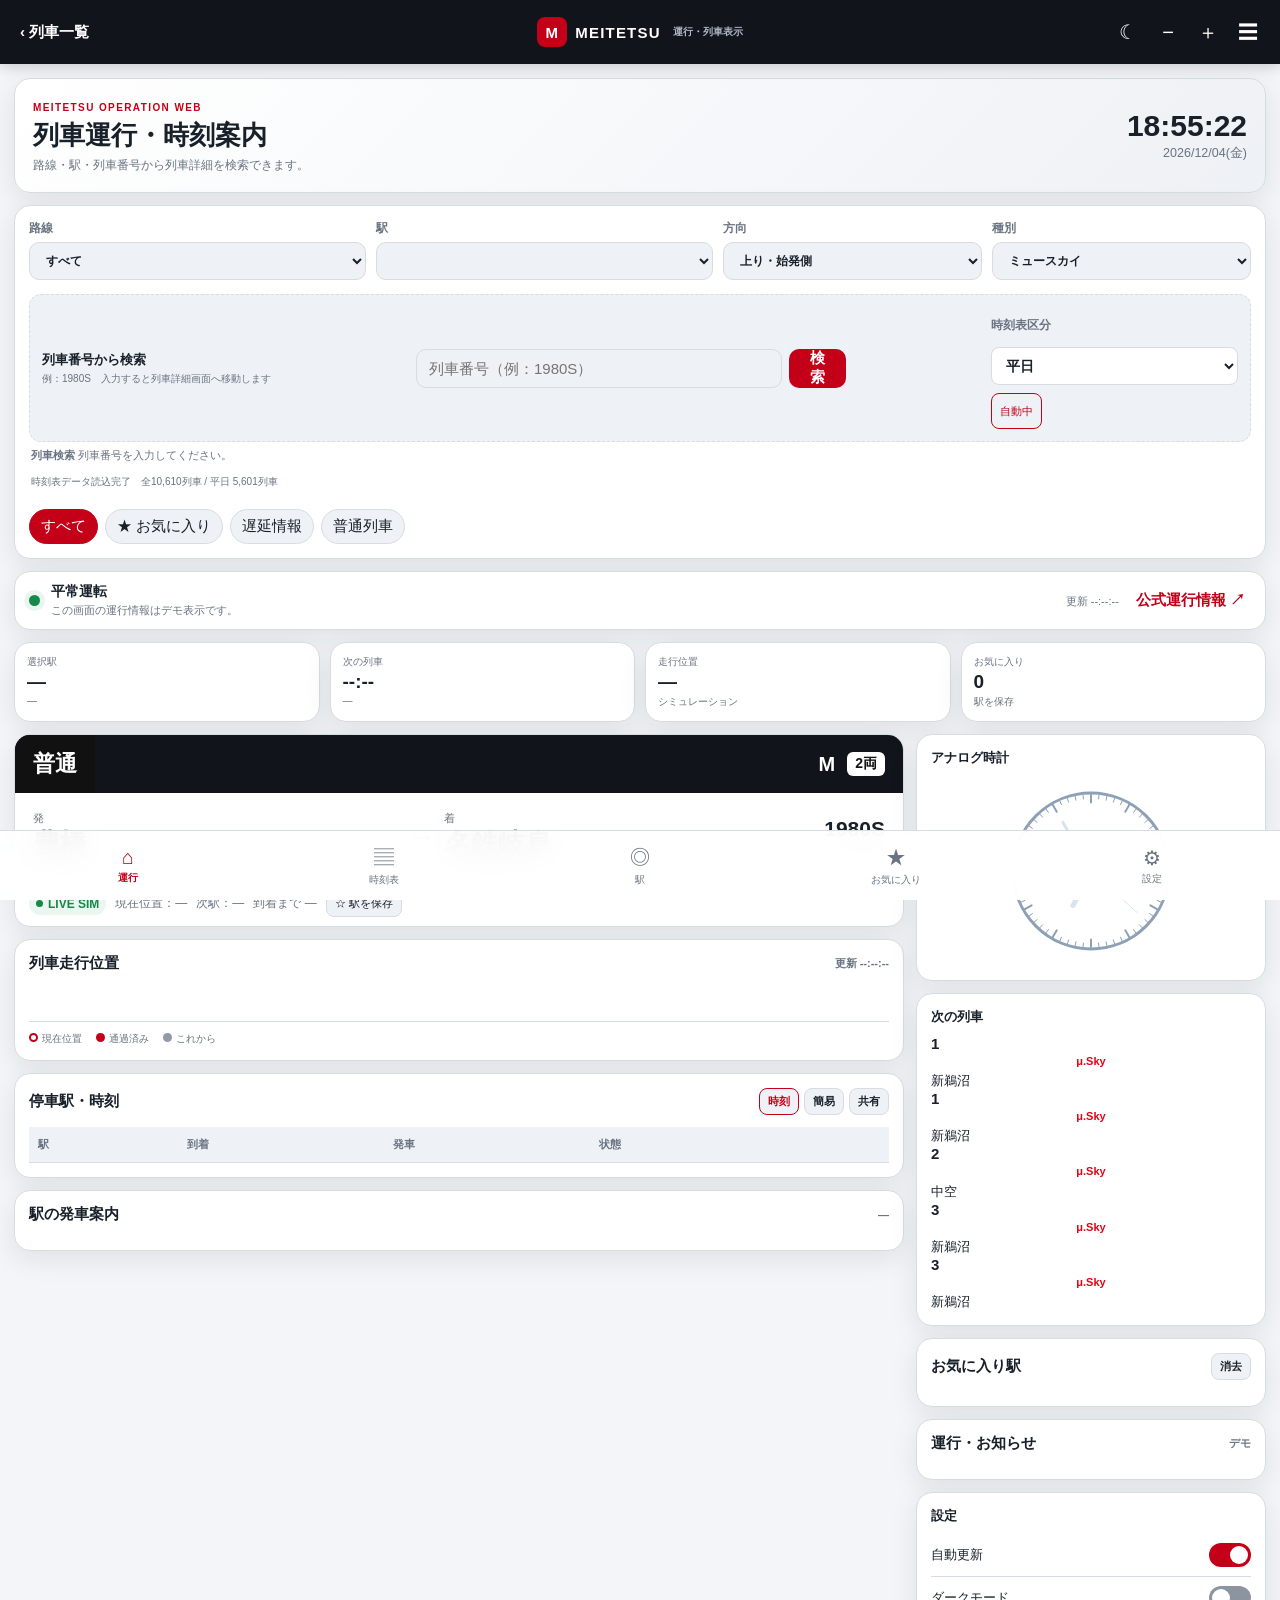
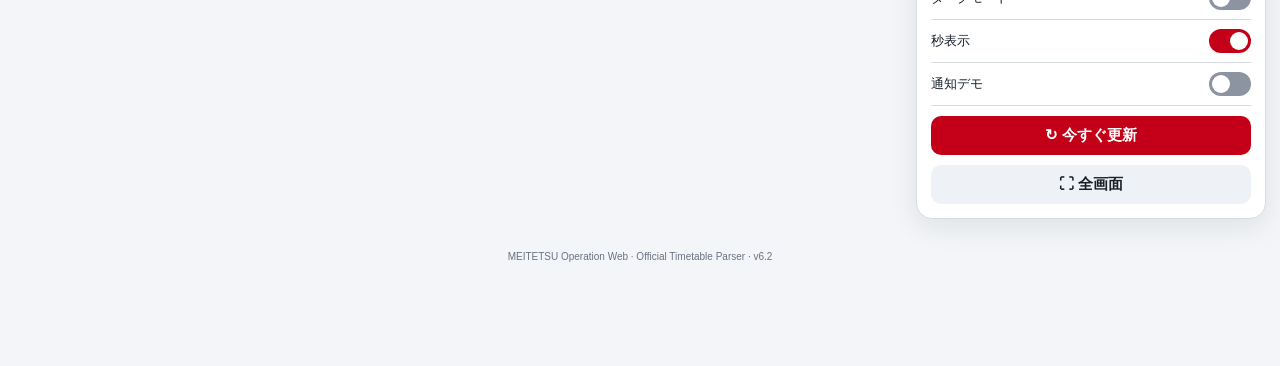
<file: index.html>
<!doctype html>
<html lang="ja">
<head>
<meta charset="utf-8"><meta name="viewport" content="width=device-width,initial-scale=1,viewport-fit=cover">
<meta name="theme-color" content="#ffffff"><meta name="description" content="名鉄風の運行・列車・時刻表Webアプリ">
<meta name="mobile-web-app-capable" content="yes"><meta name="apple-mobile-web-app-capable" content="yes"><meta name="apple-mobile-web-app-status-bar-style" content="default"><meta name="apple-mobile-web-app-title" content="名鉄運行Web">
<link rel="apple-touch-icon" href="icon-180.png">
<link rel="manifest" href="manifest.webmanifest"><link rel="stylesheet" href="style.css?v=31">
<title>v30 時刻表修正版 - MEITETSU Operation Web</title>
</head>
<body>
<div id="toast" class="toast" aria-live="polite"></div>
<header class="topbar">
<button class="top-btn" id="backBtn">‹ 列車一覧</button>
<div class="brand"><span class="brand-mark">M</span><span>MEITETSU</span><small>運行・列車表示</small></div>
<div class="top-actions"><button class="icon-btn" id="themeBtn" title="テーマ">☾</button><button class="icon-btn" id="zoomOut">−</button><button class="icon-btn" id="zoomIn">＋</button><button class="icon-btn" id="menuBtn">☰</button></div>
</header>
<main class="app-shell" id="listView">
<section class="hero-card"><div class="hero-left"><span class="eyebrow">MEITETSU OPERATION WEB</span><h1>列車運行・時刻案内</h1><p id="heroSub">路線・駅・列車番号から列車詳細を検索できます。</p></div><div class="hero-clock"><span id="digital">00:00:00</span><small id="dateText">----</small></div></section>
<section class="control-card">
<div class="control-grid"><label>路線<select id="lineSelect"></select></label><label>駅<select id="stationSelect"></select></label><label>方向<select id="directionSelect"><option value="up">上り・始発側</option><option value="down">下り・終着側</option></select></label><label>種別<select id="typeSelect"><option>ミュースカイ</option><option>快速特急</option><option>特急</option><option>快速急行</option><option>急行</option><option>準急</option><option>普通</option></select></label></div>
<div class="train-search"><div><strong>列車番号から検索</strong><small>例：1980S　入力すると列車詳細画面へ移動します</small></div><div class="train-search-box"><input id="trainNumberInput" autocomplete="off" placeholder="列車番号（例：1980S）"><button id="trainSearchBtn">検索</button></div><div class="service-day-box"><label for="dayTypeSelect">時刻表区分</label><select id="dayTypeSelect"><option value="weekday">平日</option><option value="holiday">土休日</option></select><button type="button" id="dayTypeAutoBtn" class="mini-btn">自動</button></div></div>
<div id="trainSearchResult" class="train-search-result"></div><div id="dataStatus" class="data-status">時刻表データを確認中…（画面はすぐ使用できます）</div>
<div class="quick-row" id="quickLines"></div>
<div class="filter-row"><button class="filter active" data-filter="all">すべて</button><button class="filter" data-filter="favorite">★ お気に入り</button><button class="filter" data-filter="delay">遅延情報</button><button class="filter" data-filter="local">普通列車</button></div>
</section>
<section class="status-banner" id="operationBanner"><div class="status-dot ok"></div><div><strong id="bannerTitle">平常運転</strong><span id="bannerText">この画面の運行情報はデモ表示です。</span></div><div class="updated" id="lastUpdated">更新 --:--:--</div><button id="officialBtn">公式運行情報 ↗</button></section>
<section class="metrics"><div class="metric"><span>選択駅</span><strong id="metricStation">—</strong><small id="metricLine">—</small></div><div class="metric"><span>次の列車</span><strong id="metricNext">--:--</strong><small id="metricCountdown">—</small></div><div class="metric"><span>走行位置</span><strong id="metricPosition">—</strong><small>シミュレーション</small></div><div class="metric"><span>お気に入り</span><strong id="metricFav">0</strong><small>駅を保存</small></div></section>
<div class="dashboard"><section class="main-panel">
<section class="train-card"><div class="train-head"><div class="type" id="trainType">普通</div><div class="train-service"><b id="serviceCode">M</b><span id="cars">2両</span></div></div><div class="route-row"><div class="route-end"><small>発</small><strong id="origin">豊橋</strong></div><div class="route-arrow">→</div><div class="route-end"><small>着</small><strong id="destination">名鉄岐阜</strong></div><div class="train-number"><strong id="trainNo">1980S</strong><small>列車番号</small></div></div><div class="live-row"><span class="live-pill"><i></i> LIVE SIM</span><span id="currentLocation">現在位置：—</span><span id="nextStop">次駅：—</span><span id="eta">到着まで —</span><button class="mini-btn" id="favoriteStation">☆ 駅を保存</button></div></section>
<section class="position-card"><div class="section-title"><span>列車走行位置</span><small id="positionUpdated">更新 --:--:--</small></div><div class="route-map" id="routeMap"></div><div class="map-legend"><span><i class="lg-current"></i>現在位置</span><span><i class="lg-passed"></i>通過済み</span><span><i class="lg-next"></i>これから</span></div></section>
<section class="schedule-card" id="scheduleSection"><div class="section-title"><span>停車駅・時刻</span><div class="section-actions"><button class="mini-btn active" data-view="schedule">時刻</button><button class="mini-btn" data-view="compact">簡易</button><button class="mini-btn" id="shareBtn">共有</button></div></div><div class="table-wrap"><table id="scheduleTable"><thead><tr><th>駅</th><th>到着</th><th>発車</th><th>状態</th><th></th></tr></thead><tbody></tbody></table></div></section>
<section class="timetable-card" id="timetableSection"><div class="section-title"><span>駅の発車案内</span><small id="timetableTitle">—</small></div><div id="timetableList" class="timetable-list"></div></section>
</section><aside class="side-panel"><section class="clock-card"><div class="side-title">アナログ時計</div><div class="clock-wrap"><canvas id="analog" width="190" height="190"></canvas></div></section><section class="next-card"><div class="side-title">次の列車</div><div id="nextTrains"></div></section><section class="favorites-card"><div class="section-title"><span>お気に入り駅</span><button class="mini-btn" id="clearFavorites">消去</button></div><div id="favoritesList"></div></section><section class="news-card"><div class="section-title"><span>運行・お知らせ</span><small>デモ</small></div><div id="newsList" class="news-list"></div></section><section class="settings-card" id="settingsPanel"><div class="side-title">設定</div><label class="switch-row"><span>自動更新</span><input type="checkbox" id="autoRefresh" checked><i></i></label><label class="switch-row"><span>ダークモード</span><input type="checkbox" id="darkToggle"><i></i></label><label class="switch-row"><span>秒表示</span><input type="checkbox" id="secondsToggle" checked><i></i></label><label class="switch-row"><span>通知デモ</span><input type="checkbox" id="notifyToggle"><i></i></label><button class="wide-btn" id="refreshBtn">↻ 今すぐ更新</button><button class="wide-btn secondary" id="fullscreenBtn">⛶ 全画面</button><button class="wide-btn secondary" id="installBtn" hidden>＋ ホーム画面に追加</button></section></aside></div></main>

<section id="detailView" class="detail-view" hidden>
<div class="detail-top"><button id="detailBack">‹ 列車一覧</button><div class="detail-title"><strong id="detailCrewName">名古屋乗務区</strong><small id="detailDate">--:--　----</small></div><div class="detail-tools"><button id="detailTheme">☼</button><button id="detailZoomOut">−</button><button id="detailZoomIn">＋</button><button id="detailMenu">⋮</button><button id="stopSimOpen">停車</button></div></div>
<div class="detail-head"><div class="detail-type" id="detailType">普通</div><div class="detail-cars" aria-label="両数"><input id="detailCars" class="direct-cars-input" type="number" min="0" max="20" step="1" value="0" inputmode="numeric" aria-label="両数を直接入力"><span>両</span></div><div class="detail-code"><b id="detailCode">M</b></div><div class="detail-notice">通告</div></div>
<div class="detail-grid">
<div class="detail-left">
<div class="detail-route"><div class="detail-end departure"><span>発</span><b id="detailOrigin">一宮</b></div><div class="detail-end arrival"><span>着</span><b id="detailDestination">津島</b></div><div class="detail-number"><b id="detailTrainNo">1980S</b><span>列車</span></div></div>
<div class="detail-table-wrap"><table class="detail-table"><thead><tr><th></th><th>駅</th><th>到着</th><th>発車</th></tr></thead><tbody id="detailSchedule"></tbody></table></div>
</div>
<aside class="detail-right"><div class="crew-state" id="detailCrewState">乗務開始</div><div class="detail-clock"><canvas id="detailAnalog" width="240" height="240"></canvas><strong id="detailDigital">00:00:00</strong></div><div class="article-box"><div>記事</div><p>自動放送なし</p><p id="detailNotice">列車番号検索で表示した列車です。</p></div></aside>
</div>

<!-- 停車30秒前の運転台赤表示。右側の時計・記事は残します。 -->
<div id="stopAlert" class="driver-stop-alert" hidden>
  <div class="driver-stop-panel">
    <div class="driver-stop-cars"><b id="alertCars">0</b><span>両</span></div>
    <div class="driver-stop-station" id="alertStation">常滑停車</div>
    <div class="driver-stop-times">
      <div><span>着時刻</span><b id="alertArrival">--:--:--</b></div>
      <div><span>発時刻</span><b id="alertDeparture">--:--:--</b></div>
    </div>
    <button id="stopConfirmButton">停車確認</button>
  </div>
</div>

<!-- 時刻シミュレーター -->
<dialog id="stopSimDialog">
  <div class="stop-sim-head"><strong>停車時刻シミュレーター</strong><button id="stopSimClose">×</button></div>
  <label>テスト時刻<input id="stopSimTime" type="time" step="1"></label>
  <div class="stop-sim-row"><button id="stopSimMinus">−30秒</button><button id="stopSimPlus">＋30秒</button></div>
  <div class="stop-sim-row"><button id="stopSimEvent">次の停車30秒前へ</button></div>
  <div class="stop-sim-row"><button id="stopSimPlay">▶ 再生</button><button id="stopSimPause">⏸ 停止</button></div>
  <div class="stop-sim-speed"><button data-stop-speed="1">1×</button><button data-stop-speed="10">10×</button><button data-stop-speed="30">30×</button><button data-stop-speed="60">60×</button></div>
  <p id="stopSimReadout">--:--:--</p>
  <small>テスト中は実時計を使わず、指定した仮想時刻で停車30秒前表示を判定します。</small>
</dialog>
</div>
</section>

<nav class="bottom-nav"><button class="nav-item active" data-target="top">⌂<span>運行</span></button><button class="nav-item" data-target="scheduleSection">▤<span>時刻表</span></button><button class="nav-item" id="stationBtn">◎<span>駅</span></button><button class="nav-item" data-target="favoritesList">★<span>お気に入り</span></button><button class="nav-item" id="settingsBtn">⚙<span>設定</span></button></nav>
<dialog id="menuDialog"><div class="dialog-head"><strong>メニュー</strong><button id="closeDialog">×</button></div><div class="dialog-body"><button class="menu-link" id="simulateDelay">⚠ 遅延表示をデモする</button><button class="menu-link" id="clearDelay">✓ 平常運転に戻す</button><button class="menu-link" id="simulateCancel">⛔ 運休列車をデモする</button><button class="menu-link" id="officialMenu">↗ 名鉄公式 運行情報</button><div class="search-box"><input id="stationSearch" placeholder="駅名を検索（例：一宮）"><button id="searchStation">検索</button></div><div id="searchResult"></div><p class="demo-note">列車番号検索は、名鉄公式「路線別時刻表」のPDFをGitHub Actionsで解析して生成したデータを使用します。運行情報・現在位置は別途シミュレーションです。公式PDFの更新後はデータ更新ワークフローを実行してください。</p></div></dialog>
<footer>MEITETSU Operation Web · Official Timetable Parser · v6.2</footer>
<script src="app.js?v=31"></script>
</body></html>
</file>
<file: style.css>
:root{--bg:#f3f5f8;--panel:#fff;--panel2:#eef1f5;--text:#18202a;--muted:#697381;--line:#d7dce3;--accent:#c40018;--line-accent:#c40018;--ok:#138a48;--warn:#c87900;--shadow:0 8px 28px rgba(20,28,38,.09);--radius:16px;--zoom:1}*{box-sizing:border-box}html{scroll-behavior:smooth}body{margin:0;background:var(--bg);color:var(--text);font-family:-apple-system,BlinkMacSystemFont,"Noto Sans JP","Yu Gothic",Meiryo,sans-serif;font-size:calc(15px * var(--zoom));padding-bottom:86px}button,select,input{font:inherit}button{cursor:pointer}body.dark{--bg:#090d13;--panel:#111721;--panel2:#1a212d;--text:#f1f4f7;--muted:#9aa5b2;--line:#2c3542;--shadow:0 10px 32px rgba(0,0,0,.3)}
.topbar{position:sticky;top:0;z-index:30;height:64px;background:#11151b;color:#fff;display:grid;grid-template-columns:1fr auto 1fr;align-items:center;padding:0 14px;box-shadow:0 2px 14px #0003}.top-btn,.icon-btn{background:transparent;border:0;color:#fff}.top-btn{justify-self:start;font-weight:700}.brand{display:flex;align-items:center;gap:8px;font-weight:800;letter-spacing:.08em}.brand-mark{display:grid;place-items:center;width:30px;height:30px;border-radius:8px;background:var(--accent);font-weight:900}.brand small{display:block;font-size:10px;letter-spacing:0;color:#aeb7c3;margin-left:4px}.top-actions{justify-self:end;display:flex;gap:4px}.icon-btn{width:36px;height:36px;border-radius:9px;font-size:20px}.icon-btn:hover,.top-btn:hover{background:#ffffff14}.app-shell{max-width:1280px;margin:auto;padding:14px}.hero-card,.control-card,.status-banner,.train-card,.position-card,.schedule-card,.timetable-card,.clock-card,.next-card,.news-card,.settings-card,.favorites-card,.metric{background:var(--panel);border:1px solid var(--line);box-shadow:var(--shadow);border-radius:var(--radius)}.hero-card{display:flex;justify-content:space-between;align-items:center;padding:18px;margin-bottom:12px;background:linear-gradient(135deg,var(--panel),var(--panel2))}.eyebrow{font-size:10px;font-weight:900;letter-spacing:.14em;color:var(--accent)}h1{margin:4px 0;font-size:26px} .hero-left p{margin:0;color:var(--muted);font-size:12px}.hero-clock{text-align:right}.hero-clock span{display:block;font-size:30px;font-weight:900;font-variant-numeric:tabular-nums}.hero-clock small{color:var(--muted)}.control-card{padding:14px;margin-bottom:12px}.control-grid{display:grid;grid-template-columns:1.3fr 1.3fr 1fr 1fr;gap:10px}.control-grid label{font-size:12px;font-weight:800;color:var(--muted)}select,input{display:block;width:100%;margin-top:5px;border:1px solid var(--line);background:var(--panel2);color:var(--text);border-radius:10px;padding:10px 12px;outline:none}.quick-row,.filter-row{display:flex;gap:7px;overflow:auto;padding-top:10px}.quick,.filter{white-space:nowrap;border:1px solid var(--line);background:var(--panel2);color:var(--text);padding:7px 11px;border-radius:999px}.quick i{display:inline-block;width:7px;height:7px;border-radius:50%;margin-right:6px}.quick.active,.filter.active{background:var(--accent);border-color:var(--accent);color:white}.status-banner{display:flex;align-items:center;gap:11px;padding:11px 14px;margin-bottom:12px}.status-dot{width:11px;height:11px;border-radius:50%;flex:none}.status-dot.ok{background:var(--ok);box-shadow:0 0 0 5px #138a4815}.status-dot.warn{background:var(--warn);box-shadow:0 0 0 5px #c8790015}.status-banner>div:nth-child(2){min-width:0;flex:1}.status-banner strong{display:block;font-size:14px}.status-banner span,.updated{display:block;color:var(--muted);font-size:11px;margin-top:2px}.status-banner button{border:0;background:transparent;color:var(--accent);font-weight:800;white-space:nowrap}.metrics{display:grid;grid-template-columns:repeat(4,1fr);gap:10px;margin-bottom:12px}.metric{padding:12px}.metric span,.metric small{display:block;color:var(--muted);font-size:10px}.metric strong{display:block;font-size:19px;margin:2px 0}.dashboard{display:grid;grid-template-columns:minmax(0,1fr) 350px;gap:12px}.main-panel{min-width:0}.train-card{overflow:hidden;margin-bottom:12px}.train-head{display:flex;justify-content:space-between;background:#11151b;color:#fff}.type{background:#111;color:#fff;font-size:22px;font-weight:900;padding:14px 18px}.train-service{display:flex;align-items:center;gap:12px;padding:0 18px;font-size:14px}.train-service b{font-size:20px}.train-service span{background:#fff;color:#111;padding:3px 8px;border-radius:6px;font-weight:800}.route-row{display:grid;grid-template-columns:1fr 45px 1fr auto;align-items:center;padding:18px}.route-end small,.train-number small{display:block;color:var(--muted);font-size:11px}.route-end strong{font-size:27px}.route-arrow{font-size:28px;text-align:center;color:var(--line-accent)}.train-number{text-align:right;padding-left:15px}.train-number strong{display:block;font-size:21px}.live-row{border-top:1px solid var(--line);padding:9px 14px;display:flex;gap:9px;align-items:center;flex-wrap:wrap;color:var(--muted);font-size:12px}.live-pill{display:inline-flex;align-items:center;gap:5px;background:#138a4814;color:var(--ok);padding:4px 7px;border-radius:999px;font-weight:900}.live-pill i{width:7px;height:7px;border-radius:50%;background:currentColor;animation:pulse 1.4s infinite}@keyframes pulse{50%{opacity:.3}}.mini-btn{border:1px solid var(--line);background:var(--panel2);color:var(--text);border-radius:8px;padding:5px 8px;font-size:11px}.mini-btn.active{color:var(--accent);border-color:var(--accent)}.position-card,.schedule-card,.timetable-card{padding:14px;margin-bottom:12px}.section-title{display:flex;justify-content:space-between;gap:10px;align-items:center;font-weight:900;margin-bottom:12px}.section-title small{font-size:11px;color:var(--muted);font-weight:600}.section-actions{display:flex;gap:5px}.route-map{display:flex;align-items:flex-start;gap:0;overflow-x:auto;padding:16px 10px 20px}.map-stop{position:relative;min-width:90px;text-align:center}.map-stop:before{content:"";position:absolute;top:13px;left:-45px;width:90px;height:5px;background:var(--line);z-index:0}.map-stop:first-child:before{display:none}.map-dot{position:relative;z-index:1;margin:0 auto 8px;width:28px;height:28px;border-radius:50%;border:6px solid var(--panel);background:#929aa5;box-shadow:0 0 0 2px #929aa5}.map-stop.passed .map-dot{background:var(--line-accent);box-shadow:0 0 0 2px var(--line-accent)}.map-stop.current .map-dot{background:#fff;box-shadow:0 0 0 3px var(--line-accent),0 0 0 8px color-mix(in srgb,var(--line-accent) 15%,transparent)}.map-stop.current .map-label{color:var(--line-accent);font-weight:900}.map-label{font-size:11px;white-space:nowrap}.map-time{font-size:10px;color:var(--muted);margin-top:3px}.map-legend{display:flex;gap:14px;color:var(--muted);font-size:10px;border-top:1px solid var(--line);padding-top:10px}.map-legend i{display:inline-block;width:9px;height:9px;border-radius:50%;margin-right:4px}.lg-current{border:2px solid var(--line-accent)}.lg-passed{background:var(--line-accent)}.lg-next{background:#929aa5}.table-wrap{overflow:auto;max-height:500px}.schedule-card table{width:100%;border-collapse:collapse}.schedule-card th,.schedule-card td{padding:10px 9px;border-bottom:1px solid var(--line);text-align:left}.schedule-card th{position:sticky;top:0;background:var(--panel2);font-size:11px;color:var(--muted)}.schedule-card td{font-size:13px}.schedule-card tr.current{background:#c400180b}.schedule-card tr.current td:first-child{border-left:4px solid var(--line-accent)}.station-link{border:0;background:transparent;color:var(--text);font-weight:700;padding:0}.star-btn{border:0;background:transparent;color:var(--accent);font-size:17px}.state{font-size:11px;border-radius:999px;padding:3px 7px;background:var(--panel2)}.state.now{color:var(--accent);background:#c4001815;font-weight:900}.state.done{color:var(--muted)}.table-wrap.compact td:nth-child(2),.table-wrap.compact td:nth-child(3),.table-wrap.compact th:nth-child(2),.table-wrap.compact th:nth-child(3){display:none}.timetable-list{display:grid;grid-template-columns:1fr 1fr}.tt-row{display:grid;grid-template-columns:65px 60px 1fr 55px;gap:8px;padding:9px;border-bottom:1px solid var(--line);align-items:center}.tt-row strong{font-size:18px}.tt-type{font-size:10px;border-radius:5px;background:var(--panel2);padding:4px;text-align:center}.tt-row em{font-size:9px;color:var(--accent);font-style:normal}.side-panel{display:flex;flex-direction:column;gap:12px}.clock-card,.next-card,.news-card,.settings-card,.favorites-card{padding:14px}.side-title{font-size:13px;font-weight:900;margin-bottom:9px}.clock-wrap{display:grid;place-items:center}.next-item{display:grid;grid-template-columns:auto 1fr auto;gap:9px;align-items:center;padding:9px 0;border-bottom:1px solid var(--line)}.next-time{font-size:20px;font-weight:900}.next-main strong{display:block}.next-main small{color:var(--muted)}.next-tag{font-size:10px;background:var(--panel2);padding:4px 6px;border-radius:6px}.news-item{padding:9px 0;border-bottom:1px solid var(--line);font-size:12px}.news-item strong{display:block}.news-item small{display:block;color:var(--muted);margin-top:3px}.favorite-chip{border:1px solid var(--line);background:var(--panel2);color:var(--text);border-radius:999px;padding:7px 10px;margin:3px;font-size:11px}.empty{color:var(--muted);font-size:11px;padding:8px}.switch-row{display:flex;align-items:center;justify-content:space-between;padding:9px 0;border-bottom:1px solid var(--line);font-size:13px}.switch-row input{display:none}.switch-row i{width:42px;height:24px;border-radius:20px;background:#8b94a0;position:relative}.switch-row i:after{content:"";position:absolute;width:18px;height:18px;top:3px;left:3px;border-radius:50%;background:white;transition:.2s}.switch-row input:checked+i{background:var(--accent)}.switch-row input:checked+i:after{left:21px}.wide-btn{width:100%;border:0;background:var(--accent);color:white;border-radius:10px;padding:10px;margin-top:10px;font-weight:800}.wide-btn.secondary{background:var(--panel2);color:var(--text)}.bottom-nav{position:fixed;z-index:30;bottom:0;left:0;right:0;height:70px;background:color-mix(in srgb,var(--panel) 94%,transparent);backdrop-filter:blur(16px);border-top:1px solid var(--line);display:grid;grid-template-columns:repeat(5,1fr)}.nav-item{border:0;background:transparent;color:var(--muted);font-size:20px}.nav-item span{display:block;font-size:10px;margin-top:2px}.nav-item.active{color:var(--accent);font-weight:900}footer{text-align:center;color:var(--muted);font-size:10px;padding:18px}.toast{position:fixed;z-index:100;top:78px;left:50%;transform:translateX(-50%) translateY(-15px);opacity:0;pointer-events:none;background:#11151b;color:white;padding:9px 13px;border-radius:10px;box-shadow:var(--shadow);transition:.25s;font-size:12px}.toast.show{opacity:1;transform:translateX(-50%) translateY(0)}dialog{border:1px solid var(--line);background:var(--panel);color:var(--text);border-radius:16px;width:min(92vw,440px);box-shadow:0 30px 80px #0006;padding:0}dialog::backdrop{background:#0008}.dialog-head{display:flex;justify-content:space-between;padding:14px;border-bottom:1px solid var(--line)}.dialog-head button{border:0;background:transparent;color:var(--text);font-size:22px}.dialog-body{padding:14px}.menu-link{display:block;width:100%;padding:12px;text-align:left;border:0;border-bottom:1px solid var(--line);background:transparent;color:var(--text)}.search-box{display:grid;grid-template-columns:1fr auto;gap:7px;margin-top:12px}.search-box input{margin:0}.search-box button{border:0;background:var(--accent);color:white;border-radius:10px;padding:0 14px}.search-result{display:flex;justify-content:space-between;width:100%;border:0;border-bottom:1px solid var(--line);background:transparent;color:var(--text);padding:10px}.search-result small{color:var(--muted)}.demo-note{color:var(--muted);font-size:11px;line-height:1.6}
@media(max-width:850px){.dashboard{grid-template-columns:1fr}.side-panel{display:grid;grid-template-columns:1fr 1fr}.news-card,.settings-card,.favorites-card{grid-column:span 2}.control-grid{grid-template-columns:1fr 1fr}.route-row{grid-template-columns:1fr 35px 1fr}.train-number{grid-column:1/-1;text-align:left;padding:8px 0 0}.metrics{grid-template-columns:repeat(2,1fr)}.timetable-list{grid-template-columns:1fr}}
@media(max-width:520px){.app-shell{padding:8px}.topbar{height:58px}.top-btn{font-size:12px}.brand{font-size:12px}.brand-mark{width:27px;height:27px}.icon-btn{width:31px}.hero-card{padding:14px}.hero-clock span{font-size:23px}h1{font-size:21px}.status-banner{align-items:flex-start;flex-wrap:wrap}.status-banner .updated{margin-left:22px}.status-banner button{font-size:11px}.route-end strong{font-size:23px}.side-panel{display:block}.clock-card,.next-card,.news-card,.settings-card,.favorites-card{margin-bottom:12px}.route-map{padding-left:4px}.map-stop{min-width:76px}.map-stop:before{left:-38px;width:76px}.bottom-nav{height:66px}.nav-item{font-size:18px}.tt-row{grid-template-columns:55px 50px 1fr 35px}}
:root{--zoom:1}.app-shell,.detail-view{zoom:var(--zoom)}
.train-search{margin-top:14px;padding:12px;border:1px dashed var(--line);border-radius:12px;display:flex;align-items:center;justify-content:space-between;gap:12px;background:var(--panel2)}.train-search strong{display:block;font-size:13px}.train-search small{display:block;color:var(--muted);font-size:10px;margin-top:3px}.train-search-box{display:flex;gap:7px;min-width:min(430px,48%)}.train-search-box input{margin:0}.train-search-box button{border:0;background:var(--accent);color:#fff;border-radius:10px;padding:0 16px;font-weight:800}.train-search-result{font-size:11px;color:var(--muted);padding:6px 2px;min-height:17px}
.detail-view{padding-bottom:30px;min-height:calc(100vh - 64px);background:#fff;color:#111;font-family:Arial,'Noto Sans JP',sans-serif}.detail-top{height:64px;display:grid;grid-template-columns:1fr auto 1fr;align-items:center;border-bottom:1px solid #222;background:#fff}.detail-top>button,.detail-tools button{height:44px;border:0;background:#fff;color:#0877d1;font-size:17px;padding:0 13px}.detail-top>button{text-align:left}.detail-title{text-align:center;font-size:20px}.detail-title small{display:block;font-size:11px;font-weight:400;margin-top:2px}.detail-tools{justify-self:end;display:flex;gap:1px}.detail-tools button{border:1px solid #222;color:#111;min-width:44px;border-radius:5px;font-size:22px}.detail-grid{display:grid;grid-template-columns:minmax(560px,1fr) 360px;max-width:1100px;margin:0 auto;border-left:1px solid #222;border-right:1px solid #222}.detail-left{border-right:2px solid #222}.detail-head{display:grid;grid-template-columns:2fr 1fr 1fr;height:122px;border-bottom:2px solid #222}.detail-type{background:#000;color:#fff;font-size:62px;display:grid;place-items:center;font-weight:500}.detail-code,.detail-cars{display:grid;place-items:center;border-left:1px solid #222;background:#fff}.detail-code b{font-size:58px;font-weight:400}.detail-cars{grid-template-columns:1fr auto;padding:0 20px}.detail-cars b{font-size:58px;font-weight:400}.detail-cars span{font-size:22px;align-self:end;margin-bottom:22px}.detail-route{height:112px;display:grid;grid-template-columns:1fr 1fr 1.45fr;border-bottom:2px solid #222}.detail-end{display:grid;grid-template-columns:42px 1fr;align-items:center;border-right:1px solid #222}.detail-end span{font-size:24px;text-align:center}.detail-end b{font-size:37px;font-weight:500;text-align:center}.detail-number{display:grid;grid-template-columns:1fr 70px;align-items:center}.detail-number b{font-size:54px;font-weight:400;text-align:center}.detail-number span{font-size:25px}.detail-table-wrap{overflow:auto}.detail-table{border-collapse:collapse;width:100%;table-layout:fixed}.detail-table th,.detail-table td{border-bottom:1px solid #222;border-right:1px solid #222;height:47px;padding:0 7px}.detail-table th{font-size:12px;background:#f5f5f5}.detail-table th:nth-child(1){width:42px}.detail-table th:nth-child(2){width:35%}.detail-table th:nth-child(3),.detail-table th:nth-child(4){width:31.5%}.detail-table td{font-size:25px}.detail-table td:nth-child(3),.detail-table td:nth-child(4){font-variant-numeric:tabular-nums}.detail-table .row-mark{font-size:12px;text-align:center;color:#e00072}.detail-table .detail-current{background:#fff4fa}.detail-table .detail-current td:nth-child(2){font-weight:700}.detail-right{background:#fff}.crew-state{height:70px;background:#ddd;border-bottom:2px solid #222;display:grid;place-items:center;font-size:36px}.detail-clock{text-align:center;padding:14px 10px 8px}.detail-clock canvas{width:min(220px,70vw);height:auto;display:block;margin:0 auto}.detail-clock strong{display:block;font-size:48px;font-weight:400;letter-spacing:4px;margin-top:3px}.article-box{border-top:2px solid #222;margin-top:2px;min-height:150px}.article-box>div{background:#999;color:#111;font-size:21px;padding:3px 7px}.article-box p{margin:7px;font-size:18px}.detail-view[hidden]{display:none!important}
@media(max-width:760px){.train-search{display:block}.train-search-box{min-width:0;width:100%;margin-top:9px}.detail-grid{display:block;border:0}.detail-left{border-right:0}.detail-right{border-top:2px solid #222}.detail-head{height:92px}.detail-type{font-size:42px}.detail-code b,.detail-cars b{font-size:40px}.detail-cars span{font-size:15px;margin-bottom:16px}.detail-route{height:88px}.detail-end b{font-size:27px}.detail-end span{font-size:18px}.detail-number b{font-size:35px}.detail-number span{font-size:17px}.detail-table td{font-size:20px;height:42px}.crew-state{height:55px;font-size:28px}.detail-clock{display:grid;grid-template-columns:1fr;justify-items:center}.detail-clock strong{font-size:36px}.detail-top{grid-template-columns:1fr auto auto}.detail-title{font-size:15px}.detail-title small{display:none}.detail-tools button{min-width:34px;padding:0 7px;font-size:18px}}
@media(max-width:520px){.train-search-box button{padding:0 12px}.detail-top{height:54px}.detail-top>button{font-size:14px;padding:0 7px}.detail-head{grid-template-columns:2fr 1fr 1fr}.detail-route{grid-template-columns:1fr 1fr 1.25fr}.detail-number{grid-template-columns:1fr 42px}.detail-number b{font-size:29px}.detail-number span{font-size:13px}.detail-table td{font-size:17px}.detail-table th{font-size:10px}.detail-clock strong{font-size:30px}.article-box{min-height:100px}}

.data-status{font-size:10px;color:var(--muted);padding:6px 2px 0}.data-status.ok{color:#087f4f}.data-status.warn{color:#b36b00}.source-pill{display:inline-block;font-size:10px;padding:3px 6px;border-radius:999px;background:#eef7ff;color:#1769aa;margin-left:5px}

.search-train-result{display:grid;grid-template-columns:auto 1fr;gap:2px 10px;width:100%;padding:9px;border:0;border-bottom:1px solid var(--line);background:var(--panel);color:var(--text);text-align:left}.search-train-result b{font-size:14px}.search-train-result span{font-weight:700}.search-train-result small{grid-column:1/-1;color:var(--muted);font-size:10px}


/* PWA / driver-display fullscreen mode */
html, body {
  min-height: 100%;
}
body {
  -webkit-tap-highlight-color: transparent;
  overscroll-behavior-y: none;
}
@media (display-mode: standalone) {
  body { padding-bottom: env(safe-area-inset-bottom); }
  .topbar { padding-top: env(safe-area-inset-top); height: calc(64px + env(safe-area-inset-top)); }
  .bottom-nav { padding-bottom: env(safe-area-inset-bottom); height: calc(70px + env(safe-area-inset-bottom)); }
}
@media (display-mode: fullscreen), (display-mode: standalone) and (orientation: landscape) {
  .detail-view {
    min-height: 100dvh;
    padding-bottom: 0;
  }
  .detail-grid {
    width: 100%;
    max-width: none;
    min-height: calc(100dvh - 64px);
  }
  .detail-right {
    min-width: 300px;
  }
  .bottom-nav, body > footer { display: none; }
}
html:fullscreen body { overflow: hidden; }
html:fullscreen .detail-view { min-height: 100dvh; }
html:fullscreen .detail-grid { min-height: 100dvh; }

/* iPad / tablet driver-display sizing fix
   The previous minmax(560px, 1fr) + 360px forced a ~920px minimum layout,
   which could leave an unused strip on the right on iPad. */
@media (min-width: 761px) and (max-width: 1100px) {
  html, body { width: 100%; max-width: 100%; overflow-x: hidden; }
  .topbar { width: 100%; }
  .detail-view { width: 100%; max-width: 100%; overflow-x: hidden; }
  .detail-grid {
    width: 100%;
    max-width: none;
    grid-template-columns: minmax(0, 3fr) minmax(300px, 2fr);
    margin: 0;
  }
  .detail-left { min-width: 0; }
  .detail-right { min-width: 0; }
  .detail-head { grid-template-columns: 2fr 1fr 1fr; }
  .detail-route { grid-template-columns: minmax(0, 1fr) minmax(0, 1fr) minmax(180px, 1.45fr); }
  .detail-number { min-width: 0; }
  .detail-number b, .detail-end b { white-space: nowrap; }
  .detail-table-wrap { width: 100%; overflow-x: hidden; }
  .detail-table { width: 100%; }
  .detail-clock canvas { width: min(220px, 32vw); height: auto; }
}

/* iPad portrait: keep the two-pane driver display while using the full width. */
@media (min-width: 761px) and (max-width: 1100px) and (orientation: portrait) {
  .detail-grid { grid-template-columns: minmax(0, 60%) minmax(0, 40%); }
  .detail-type { font-size: clamp(44px, 6vw, 62px); }
  .detail-code b, .detail-cars b { font-size: clamp(40px, 5.5vw, 58px); }
  .detail-end b { font-size: clamp(28px, 3.6vw, 37px); }
  .detail-number b { font-size: clamp(38px, 5vw, 54px); }
  .detail-table td { font-size: clamp(20px, 2.35vw, 25px); }
  .crew-state { font-size: clamp(28px, 3.4vw, 36px); }
  .detail-clock strong { font-size: clamp(34px, 4.5vw, 48px); }
}

/* v4: iPad portrait clock-fit fix
   Keep the driver display at 100% scale. The digital clock must fit inside
   the right pane instead of being clipped when the page is viewed at 1x. */
@media (min-width: 761px) and (max-width: 1100px) {
  .detail-right {
    min-width: 0;
    overflow: hidden;
  }
  .detail-clock {
    width: 100%;
    min-width: 0;
    overflow: hidden;
    padding-left: 6px;
    padding-right: 6px;
  }
  .detail-clock canvas {
    width: min(220px, 30vw, 100%);
    max-width: 100%;
    height: auto;
  }
  .detail-clock strong {
    width: 100%;
    max-width: 100%;
    box-sizing: border-box;
    white-space: nowrap;
    overflow: hidden;
    text-overflow: clip;
    font-size: clamp(27px, 3.65vw, 42px);
    letter-spacing: clamp(0px, 0.18vw, 2px);
    line-height: 1.15;
  }
}

/* Portrait iPad: give the clock a little more room while retaining the
   timetable/display balance. */
@media (min-width: 761px) and (max-width: 1100px) and (orientation: portrait) {
  .detail-grid {
    grid-template-columns: minmax(0, 63%) minmax(0, 37%);
  }
  .detail-clock strong {
    font-size: clamp(27px, 3.55vw, 40px);
    letter-spacing: 0;
  }
}

/* Driver-display immersive mode: hide the web app chrome while a train detail is open.
   iPad/iPhone standalone mode cannot programmatically hide the OS status bar,
   but all in-page header/footer controls are removed. */
html:has(body.driver-mode),
body.driver-mode {
  background: #fff !important;
}
body.driver-mode {
  padding: 0 !important;
  margin: 0 !important;
  overflow: hidden;
}
body.driver-mode .topbar,
body.driver-mode .bottom-nav,
body.driver-mode > footer {
  display: none !important;
}
body.driver-mode .detail-view {
  display: block;
  width: 100vw;
  min-height: 100dvh;
  height: 100dvh;
  max-width: none;
  overflow: hidden;
  padding: 0;
  margin: 0;
}
/* detail-top is intentionally kept: the white crew-name/title bar belongs to
   the driver display. Only the normal black site header and bottom navigation
   are removed. */
body.driver-mode .detail-grid {
  width: 100vw;
  max-width: none;
  min-height: 100dvh;
  height: 100dvh;
  margin: 0;
}
@supports (height: 100svh) {
  body.driver-mode .detail-view,
  body.driver-mode .detail-grid {
    min-height: 100svh;
    height: 100svh;
  }
}

/* v7: 平日 / 土休日 切替 */
.service-day-box {
  display:flex; align-items:center; gap:8px; margin-top:10px;
  flex-wrap:wrap;
}
.service-day-box label { font-size:12px; font-weight:700; color:var(--muted); }
.service-day-box select {
  min-width:120px; height:38px; border:1px solid var(--line);
  border-radius:8px; background:var(--panel); color:var(--text);
  padding:0 10px; font-size:14px; font-weight:700;
}
.service-day-box .mini-btn { height:36px; }
@media(max-width:520px){
  .service-day-box { gap:6px; }
  .service-day-box select { flex:1; min-width:0; }
}

/* =========================================================
   v9 乗務員表示再現：参照スクショ寄せ
   時刻表JSON/PDF解析ロジックは変更せず、詳細画面の見た目だけを再構成。
   ========================================================= */
.detail-view{
  padding:0!important; min-height:100dvh!important; background:#fff!important; color:#111!important;
  font-family:-apple-system,BlinkMacSystemFont,"Helvetica Neue","Hiragino Kaku Gothic ProN","Yu Gothic",Meiryo,sans-serif!important;
  font-weight:400; overflow:hidden;
}
.detail-top{
  height:70px!important; grid-template-columns:1fr auto 1fr!important;
  border-bottom:1px solid #222!important; background:#fff!important;
}
.detail-top>button,.detail-tools button{
  height:48px!important; background:#fff!important; color:#0877d1!important;
  font-size:22px!important; font-weight:400; padding:0 16px!important;
}
.detail-title{font-size:25px!important;font-weight:700;line-height:1.05}
.detail-title small{font-size:12px!important;color:#555;margin-top:5px!important}
.detail-tools{gap:2px!important}
.detail-tools button{border:1px solid #222!important;color:#111!important;min-width:58px!important;border-radius:5px!important;font-size:27px!important}
.detail-grid{
  display:grid!important; grid-template-columns:minmax(0,63%) minmax(0,37%)!important;
  width:100vw!important; max-width:none!important; margin:0!important;
  border-left:0!important;border-right:0!important; min-height:calc(100dvh - 70px)!important;
}
.detail-left{border-right:2px solid #222!important;min-width:0}
.detail-head{
  height:122px!important; display:grid!important;
  grid-template-columns:2fr 1fr 1fr 1fr!important;
  border-bottom:2px solid #222!important;
}
.detail-type{
  /* 色はapp.jsのTRAIN_TYPE_STYLEから種別ごとに適用 */
  background:#fff;color:#111;font-size:64px!important;font-weight:700!important;
  letter-spacing:.04em; border-right:1px solid #222; display:grid!important;place-items:center!important;
  border-radius:0!important;
}
.detail-cars,.detail-code,.detail-notice{
  display:grid!important;place-items:center!important;background:#fff!important;border-left:1px solid #222!important;
  border-radius:0!important;
}
.detail-cars{grid-template-columns:1fr auto!important;padding:0 17px!important}
.detail-cars b,.detail-code b{font-size:58px!important;font-weight:400!important}
.detail-cars span{font-size:22px!important;align-self:end!important;margin:0 0 22px 2px!important}
.detail-notice{font-size:45px!important;font-weight:400!important}
.detail-route{
  height:108px!important;display:grid!important;grid-template-columns:1fr 1fr 1.65fr!important;
  border-bottom:2px solid #222!important;
}
.detail-end{display:grid!important;grid-template-columns:42px 1fr!important;align-items:center!important;border-right:1px solid #222!important}
.detail-end span{font-size:25px!important;text-align:center!important}
.detail-end b{font-size:39px!important;font-weight:500!important;text-align:center!important;white-space:nowrap}
.detail-number{display:grid!important;grid-template-columns:1fr 68px!important;align-items:center!important}
.detail-number b{font-size:55px!important;font-weight:400!important;text-align:center!important;white-space:nowrap}
.detail-number span{font-size:25px!important}
.detail-table-wrap{overflow:hidden!important;height:calc(100dvh - 300px)!important}
.detail-table{border-collapse:collapse!important;width:100%!important;table-layout:fixed!important}
.detail-table th,.detail-table td{border-bottom:1px solid #222!important;border-right:1px solid #222!important;height:48px!important;padding:0 8px!important}
.detail-table th{font-size:14px!important;background:#f5f5f5!important;font-weight:700!important}
.detail-table th:nth-child(1){width:54px!important}.detail-table th:nth-child(2){width:35%!important}.detail-table th:nth-child(3),.detail-table th:nth-child(4){width:31.5%!important}
.detail-table td{font-size:26px!important;font-weight:400!important;line-height:1!important}
.detail-table td:first-child{text-align:center;font-size:17px!important}
.detail-table td:nth-child(2){font-weight:400}
.detail-table td:nth-child(3),.detail-table td:nth-child(4){font-variant-numeric:tabular-nums;letter-spacing:.01em}
.detail-table .detail-current{background:#fff1f8!important}
.detail-table .detail-current td:nth-child(2){font-weight:700!important}
.detail-table .detail-crew-switch{background:#dedede!important}
.detail-table .detail-crew-switch td{background:#dedede!important}
.detail-table .detail-crew-switch td:nth-child(2){font-weight:500!important}
.detail-table .row-mark{font-size:12px!important;text-align:center;color:#e00072}
.detail-right{background:#fff!important;min-width:0;overflow:hidden!important}
.crew-state{
  height:70px!important;background:#dcdcdc!important;border-bottom:2px solid #222!important;
  display:grid!important;place-items:center!important;font-size:37px!important;font-weight:500!important;
}
.detail-clock{text-align:center!important;padding:17px 10px 9px!important;overflow:hidden!important}
.detail-clock canvas{width:min(250px,75%)!important;height:auto!important;display:block!important;margin:0 auto!important}
.detail-clock strong{display:block!important;font-size:43px!important;font-weight:400!important;letter-spacing:2px!important;margin-top:6px!important;white-space:nowrap!important}
.article-box{border-top:2px solid #222!important;margin-top:0!important;min-height:170px!important}
.article-box>div{background:#999!important;color:#111!important;font-size:23px!important;font-weight:400!important;padding:3px 8px!important}
.article-box p{margin:8px!important;font-size:20px!important;line-height:1.55!important}

/* v10: 参照スクショの罫線・文字配置に合わせた細部調整 */
.detail-head > *{min-width:0!important}
.detail-type{font-family:-apple-system,BlinkMacSystemFont,"Helvetica Neue","Hiragino Kaku Gothic ProN","Yu Gothic",Meiryo,sans-serif!important}
.detail-cars b,.detail-code b,.detail-number b,.detail-end b,.detail-notice,.crew-state,.detail-clock strong{
  font-family:-apple-system,BlinkMacSystemFont,"Helvetica Neue","Hiragino Kaku Gothic ProN","Yu Gothic",Meiryo,sans-serif!important;
}
.detail-cars b,.detail-code b{line-height:1!important}
.detail-notice{line-height:1!important;white-space:nowrap!important}
.detail-route > *{min-width:0!important}
.detail-table td,.detail-table th{vertical-align:middle!important}
.detail-table .detail-crew-switch td{background:#dedede!important}
.detail-table .detail-crew-switch td:nth-child(2){font-weight:500!important}
.detail-view[hidden]{display:none!important}

/* 乗務区切替時のグレー表示 */
.crew-segment-label{font-size:.46em!important;color:#555!important;margin-left:8px;vertical-align:middle}

@media (min-width:761px) and (max-width:1100px) and (orientation:portrait){
  .detail-top{height:70px!important}
  .detail-grid{grid-template-columns:63% 37%!important;min-height:calc(100dvh - 70px)!important}
  .detail-type{font-size:clamp(45px,6.2vw,64px)!important}
  .detail-cars b,.detail-code b{font-size:clamp(38px,5.6vw,58px)!important}
  .detail-notice{font-size:clamp(31px,4.3vw,45px)!important}
  .detail-end b{font-size:clamp(26px,3.8vw,39px)!important}
  .detail-number b{font-size:clamp(37px,5.3vw,55px)!important}
  .detail-table td{font-size:clamp(19px,2.55vw,26px)!important}
  .crew-state{font-size:clamp(28px,3.8vw,37px)!important}
  .detail-clock canvas{width:min(250px,75%,27vw)!important}
  .detail-clock strong{font-size:clamp(27px,3.7vw,43px)!important}
}
@media (max-width:760px){
  .detail-top{height:58px!important}
  .detail-grid{display:grid!important;grid-template-columns:63% 37%!important;min-height:calc(100dvh - 58px)!important}
  .detail-head{height:92px!important}
  .detail-type{font-size:clamp(30px,7vw,46px)!important}
  .detail-cars b,.detail-code b{font-size:clamp(26px,6vw,40px)!important}
  .detail-cars span{font-size:12px!important;margin-bottom:13px!important}
  .detail-notice{font-size:clamp(21px,5vw,31px)!important}
  .detail-route{height:82px!important}
  .detail-end{grid-template-columns:27px 1fr!important}
  .detail-end span{font-size:15px!important}.detail-end b{font-size:clamp(18px,4vw,27px)!important}
  .detail-number{grid-template-columns:1fr 37px!important}.detail-number b{font-size:clamp(22px,5vw,31px)!important}.detail-number span{font-size:12px!important}
  .detail-table-wrap{height:calc(100dvh - 232px)!important}
  .detail-table th{font-size:9px!important}.detail-table td{font-size:clamp(13px,3.5vw,20px)!important;height:42px!important;padding:0 4px!important}
  .crew-state{height:52px!important;font-size:clamp(19px,4.8vw,28px)!important}
  .detail-clock{padding:8px 4px!important}.detail-clock canvas{width:min(150px,82%)!important}.detail-clock strong{font-size:clamp(19px,4.3vw,31px)!important;letter-spacing:0!important}
  .article-box>div{font-size:16px!important}.article-box p{font-size:13px!important;margin:5px!important}
}

/* v11: 発・着ブロックを参照写真の2段構成に固定 */
.detail-route{grid-template-columns:1fr 1fr 1.65fr!important;grid-template-rows:1fr 1fr!important;height:108px!important}
.detail-end.departure{grid-column:1!important;grid-row:1!important}
.detail-end.arrival{grid-column:1!important;grid-row:2!important}
.detail-number{grid-column:2 / 4!important;grid-row:1 / 3!important}
.detail-end.departure{border-bottom:1px solid #222!important}
.detail-end span{font-size:24px!important}
.detail-end b{font-size:40px!important}
.detail-number b{font-size:55px!important}
.detail-number span{font-size:24px!important}
@media (min-width:761px) and (max-width:1100px) and (orientation:portrait){
  .detail-route{height:108px!important;grid-template-columns:1fr 1fr 1.65fr!important;grid-template-rows:1fr 1fr!important}
  .detail-end span{font-size:22px!important}.detail-end b{font-size:clamp(30px,4vw,40px)!important}
  .detail-number b{font-size:clamp(42px,5.3vw,55px)!important}.detail-number span{font-size:22px!important}
}
@media(max-width:760px){
  .detail-route{height:82px!important;grid-template-columns:1fr 1fr 1.55fr!important;grid-template-rows:1fr 1fr!important}
  .detail-end.departure{grid-column:1!important;grid-row:1!important}.detail-end.arrival{grid-column:1!important;grid-row:2!important}
  .detail-number{grid-column:2 / 4!important;grid-row:1 / 3!important}
  .detail-end span{font-size:15px!important}.detail-end b{font-size:clamp(20px,4vw,28px)!important}
  .detail-number b{font-size:clamp(25px,5vw,34px)!important}.detail-number span{font-size:13px!important}
}

/* =========================================================
   v13: 参照写真の「発・着・駅名・列車」部分を再調整
   - 左右比率を写真に合わせて約52:48
   - 発/着は細い専用列、駅名はその右
   - 列車番号と「列車」を別セルに配置
   - 行先の長さに応じてJSが --station-size を自動調整
   ========================================================= */
.detail-view{font-family:-apple-system,BlinkMacSystemFont,"Helvetica Neue","Hiragino Kaku Gothic ProN","Yu Gothic",Meiryo,sans-serif!important;background:#fff!important}
.detail-top{height:70px!important}
.detail-head{
  width:100vw!important;
  height:92px!important;
  display:grid!important;
  grid-template-columns:44.5% 17.5% 20.5% 17.5%!important;
  border-top:1px solid #222!important;
  border-bottom:2px solid #222!important;
}
.detail-head > *{min-width:0!important;border-radius:0!important}
.detail-type{font-size:58px!important;font-weight:700!important;letter-spacing:.03em!important;border-right:1px solid #222!important}
.detail-cars,.detail-code,.detail-notice{background:#fff!important;border-left:0!important;border-right:1px solid #222!important}
.detail-cars{display:grid!important;grid-template-columns:auto auto!important;place-content:center!important;align-items:end!important;gap:3px!important;padding:0!important}
.detail-cars b{font-size:55px!important;font-weight:400!important;line-height:.9!important}
.detail-cars span{font-size:22px!important;margin:0 0 2px!important;align-self:end!important}
.detail-code{display:grid!important;place-items:center!important}
.detail-code b{font-size:57px!important;font-weight:400!important;line-height:1!important}
.detail-notice{display:grid!important;place-items:center!important;font-size:43px!important;font-weight:400!important;line-height:1!important}

.detail-grid{
  display:grid!important;
  grid-template-columns:52% 48%!important;
  width:100vw!important;
  max-width:none!important;
  margin:0!important;
  min-height:calc(100dvh - 162px)!important;
  border:0!important;
}
.detail-left{border-right:2px solid #222!important;min-width:0!important}

/* 写真の下段：発/着 → 駅名 → 列車番号 → 列車 */
.detail-route{
  height:118px!important;
  display:grid!important;
  grid-template-columns:54px minmax(95px, 1.15fr) minmax(125px, 1.75fr) 58px!important;
  grid-template-rows:1fr 1fr!important;
  border-bottom:2px solid #222!important;
  min-width:0!important;
}
.detail-end{
  display:grid!important;
  grid-template-columns:54px minmax(0,1fr)!important;
  align-items:center!important;
  min-width:0!important;
  border-right:1px solid #222!important;
  overflow:hidden!important;
}
.detail-end.departure{grid-column:1 / 3!important;grid-row:1!important;border-bottom:1px solid #222!important}
.detail-end.arrival{grid-column:1 / 3!important;grid-row:2!important}
.detail-end span{
  font-size:25px!important;
  text-align:center!important;
  font-weight:400!important;
  white-space:nowrap!important;
}
.detail-end b{
  --station-size:32px;
  font-size:var(--station-size)!important;
  font-weight:400!important;
  text-align:center!important;
  white-space:nowrap!important;
  overflow:hidden!important;
  text-overflow:clip!important;
  padding:0 5px!important;
  line-height:1.05!important;
  min-width:0!important;
}
.detail-number{
  grid-column:3 / 5!important;
  grid-row:1 / 3!important;
  display:grid!important;
  grid-template-columns:minmax(0,1fr) 58px!important;
  align-items:center!important;
  min-width:0!important;
  border-left:0!important;
  overflow:hidden!important;
}
.detail-number b{
  font-size:40px!important;
  font-weight:400!important;
  text-align:center!important;
  white-space:nowrap!important;
  overflow:hidden!important;
  text-overflow:clip!important;
  min-width:0!important;
  padding:0 3px!important;
}
.detail-number span{font-size:24px!important;white-space:nowrap!important;text-align:center!important}

.detail-table-wrap{height:calc(100dvh - 280px)!important;overflow:hidden!important}
.detail-table th,.detail-table td{height:42px!important;padding:0 6px!important;border-bottom:1px solid #222!important;border-right:1px solid #222!important}
.detail-table th{font-size:12px!important}
.detail-table th:nth-child(1){width:54px!important}.detail-table th:nth-child(2){width:34%!important}.detail-table th:nth-child(3),.detail-table th:nth-child(4){width:33%!important}
.detail-table td{font-size:20px!important}.detail-table td:first-child{font-size:14px!important}
.detail-right{min-width:0!important;background:#fff!important;border:0!important;overflow:hidden!important}
.crew-state{height:92px!important;background:#ddd!important;border-bottom:2px solid #222!important;font-size:38px!important;font-weight:500!important}
.detail-clock{padding:18px 10px 10px!important;text-align:center!important}
.detail-clock canvas{width:min(235px,58%)!important;height:auto!important;display:block!important;margin:0 auto!important}
.detail-clock strong{font-size:39px!important;letter-spacing:2px!important;margin-top:8px!important;font-weight:400!important}
.article-box{border-top:2px solid #222!important;margin-top:0!important}
.article-box>div{font-size:22px!important;background:#999!important;padding:3px 8px!important}
.article-box p{font-size:18px!important;line-height:1.45!important;margin:8px!important}

@media (max-width:760px){
  .detail-top{height:58px!important}
  .detail-head{height:92px!important;grid-template-columns:44.5% 17.5% 20.5% 17.5%!important}
  .detail-type{font-size:clamp(32px,8vw,52px)!important}
  .detail-cars b{font-size:clamp(32px,7vw,50px)!important}.detail-cars span{font-size:15px!important}
  .detail-code b{font-size:clamp(34px,7vw,52px)!important}.detail-notice{font-size:clamp(24px,5.5vw,40px)!important}
  .detail-grid{grid-template-columns:52% 48%!important;min-height:calc(100dvh - 150px)!important}
  .detail-route{height:98px!important;grid-template-columns:40px minmax(72px,1.1fr) minmax(92px,1.7fr) 42px!important}
  .detail-end{grid-template-columns:40px minmax(0,1fr)!important}
  .detail-end span{font-size:16px!important}
  .detail-end b{font-size:clamp(18px,4.2vw,28px)!important;padding:0 3px!important}
  .detail-number{grid-template-columns:minmax(0,1fr) 42px!important}
  .detail-number b{font-size:clamp(24px,5.8vw,38px)!important}
  .detail-number span{font-size:15px!important}
  .detail-table-wrap{height:calc(100dvh - 248px)!important}
  .detail-table th{font-size:9px!important}.detail-table td{font-size:clamp(13px,3.2vw,19px)!important;height:38px!important}
  .crew-state{height:70px!important;font-size:clamp(22px,5vw,34px)!important}
  .detail-clock canvas{width:min(180px,70%)!important}.detail-clock strong{font-size:clamp(20px,4.8vw,34px)!important}
}


/* =========================================================
   v14: 参照写真に合わせた最終レイアウト調整
   - 下段の左表示幅を写真比率へ（約45%）
   - 発/着を細い列、駅名、列車番号、列車をコンパクトに
   - 罫線1px中心
   - 時計を小型化
   - 長い駅名/列車番号はJSのfit処理を優先
   ========================================================= */
.detail-view{overflow:hidden!important}
.detail-top{height:58px!important;border-bottom:1px solid #222!important}
.detail-head{height:92px!important;grid-template-columns:45% 17.5% 20.5% 17%!important;border-top:1px solid #222!important;border-bottom:1px solid #222!important}
.detail-type{font-size:54px!important;font-weight:700!important;border-right:1px solid #222!important}
.detail-cars,.detail-code,.detail-notice{border-right:1px solid #222!important}
.detail-cars b{font-size:48px!important}
.detail-cars span{font-size:19px!important;margin-bottom:8px!important}
.detail-code b{font-size:50px!important}
.detail-notice{font-size:39px!important}
.detail-grid{grid-template-columns:45.5% 54.5%!important;min-height:calc(100dvh - 150px)!important}
.detail-left{border-right:1px solid #222!important}
.detail-route{height:92px!important;grid-template-columns:43px minmax(0,1fr) minmax(0,1fr) 40px!important;grid-template-rows:1fr 1fr!important;border-bottom:1px solid #222!important}
.detail-end{grid-template-columns:43px minmax(0,1fr)!important;border-right:1px solid #222!important}
.detail-end.departure{grid-column:1 / 3!important;grid-row:1!important;border-bottom:1px solid #222!important}
.detail-end.arrival{grid-column:1 / 3!important;grid-row:2!important}
.detail-end span{font-size:20px!important}
.detail-end b{font-size:clamp(20px,3.1vw,30px)!important;padding:0 2px!important}
.detail-number{grid-column:3 / 5!important;grid-row:1 / 3!important;grid-template-columns:minmax(0,1fr) 40px!important}
.detail-number b{font-size:clamp(27px,4vw,40px)!important;padding:0 2px!important}
.detail-number span{font-size:18px!important}
.detail-table-wrap{height:calc(100dvh - 242px)!important}
.detail-table th,.detail-table td{height:36px!important;padding:0 4px!important;border-bottom:1px solid #222!important;border-right:1px solid #222!important}
.detail-table th{font-size:10px!important}
.detail-table th:nth-child(1){width:35px!important}
.detail-table th:nth-child(2){width:39%!important}
.detail-table th:nth-child(3),.detail-table th:nth-child(4){width:30.5%!important}
.detail-table td{font-size:17px!important}
.detail-table td:first-child{font-size:12px!important}
.crew-state{height:58px!important;border-bottom:1px solid #222!important;font-size:29px!important}
.detail-clock{padding:10px 5px 6px!important}
.detail-clock canvas{width:min(125px,38%)!important;height:auto!important}
.detail-clock strong{font-size:29px!important;letter-spacing:1px!important;margin-top:5px!important}
.article-box{border-top:1px solid #222!important;margin-top:0!important}
.article-box>div{font-size:19px!important;padding:2px 6px!important}
.article-box p{font-size:15px!important;line-height:1.4!important;margin:6px!important}

@media (max-width:760px){
 .detail-head{height:86px!important;grid-template-columns:45% 17.5% 20.5% 17%!important}
 .detail-type{font-size:clamp(34px,7vw,50px)!important}
 .detail-cars b{font-size:clamp(30px,6.5vw,46px)!important}
 .detail-cars span{font-size:13px!important;margin-bottom:7px!important}
 .detail-code b{font-size:clamp(31px,6.8vw,48px)!important}
 .detail-notice{font-size:clamp(23px,5.2vw,37px)!important}
 .detail-grid{grid-template-columns:45.5% 54.5%!important;min-height:calc(100dvh - 144px)!important}
 .detail-route{height:86px!important;grid-template-columns:31px minmax(0,1fr) minmax(0,1fr) 30px!important}
 .detail-end{grid-template-columns:31px minmax(0,1fr)!important}
 .detail-end span{font-size:14px!important}
 .detail-end b{font-size:clamp(17px,4vw,26px)!important}
 .detail-number{grid-template-columns:minmax(0,1fr) 30px!important}
 .detail-number b{font-size:clamp(22px,5vw,32px)!important}
 .detail-number span{font-size:13px!important}
 .detail-table-wrap{height:calc(100dvh - 230px)!important}
 .detail-table td{font-size:clamp(12px,3.1vw,17px)!important;height:34px!important}
 .crew-state{height:52px!important;font-size:clamp(20px,4.5vw,27px)!important}
 .detail-clock canvas{width:min(120px,55%)!important}
 .detail-clock strong{font-size:clamp(18px,4.2vw,28px)!important}
}

/* v15: 運転台時刻表の選択・秒表示 */
.detail-table .schedule-selectable,
#scheduleTable .schedule-selectable { cursor:pointer; -webkit-tap-highlight-color:transparent; }
.detail-table .schedule-selectable.selected-row,
#scheduleTable .schedule-selectable.selected-row {
  background:#f4c400 !important;
  color:#111 !important;
}
.detail-table .schedule-selectable.selected-row td,
#scheduleTable .schedule-selectable.selected-row td { background:#f4c400 !important; color:#111 !important; }
.detail-table .time-sec,
#scheduleTable .time-sec {
  display:inline-block;
  margin-left:5px;
  font-size:.58em;
  line-height:1;
  vertical-align:top;
  position:relative;
  top:.02em;
  font-weight:500;
}
.detail-table .time-sec-zero,
#scheduleTable .time-sec-zero {
  background:#ff55b8 !important;
  color:#111 !important;
  padding:1px 2px 2px;
  margin-left:5px;
  min-width:1.65em;
  text-align:center;
}
.detail-table .selected-row .time-sec-zero,
#scheduleTable .selected-row .time-sec-zero {
  background:#ff55b8 !important;
}
\n\n/* v16: タッチ選択を最優先で表示 */\n.detail-table tr.schedule-selectable,\n#scheduleTable tr.schedule-selectable {\n  cursor: pointer !important;\n  touch-action: manipulation !important;\n  -webkit-user-select: none !important;\n  user-select: none !important;\n  -webkit-tap-highlight-color: rgba(244,196,0,.25) !important;\n}\n.detail-table tr.schedule-selectable.selected-row > td,\n#scheduleTable tr.schedule-selectable.selected-row > td {\n  background-color: #f4c400 !important;\n  color: #111 !important;\n}\n.detail-table tr.schedule-selectable.selected-row .time-sec-zero,\n#scheduleTable tr.schedule-selectable.selected-row .time-sec-zero {\n  background-color: #ff55b8 !important;\n  color: #111 !important;\n}\n.detail-table .time-main,\n#scheduleTable .time-main { white-space: nowrap !important; }\n.detail-table .time-sec,\n#scheduleTable .time-sec {\n  display: inline-block !important;\n  font-size: .56em !important;\n  margin-left: 4px !important;\n  vertical-align: super !important;\n  line-height: 1 !important;\n  min-width: 1.2em;\n}\n.detail-table .time-sec-zero,\n#scheduleTable .time-sec-zero {\n  background: #ff55b8 !important;\n  padding: 1px 2px !important;\n  min-width: 1.55em !important;\n  text-align: center !important;\n}\n
/* v21: 参照写真に合わせた停車確認パネル */
.driver-stop-alert{
  position:absolute;
  z-index:80;
  left:0;
  right:0;
  top:280px;
  bottom:0;
  display:block;
  pointer-events:none;
}
.driver-stop-alert[hidden]{display:none!important}
.driver-stop-panel{
  position:absolute;
  left:0;
  top:0;
  bottom:0;
  width:50%;
  max-width:510px;
  min-width:320px;
  background:#ed0013;
  color:#fff;
  pointer-events:auto;
  display:flex;
  flex-direction:column;
  padding:24px 28px 26px;
  box-sizing:border-box;
}
.driver-stop-cars{text-align:center;font-size:58px;line-height:1.05;margin-top:0}
.driver-stop-cars span{font-size:30px;margin-left:3px}
.driver-stop-station{text-align:center;font-size:48px;font-weight:700;line-height:1.12;margin-top:20px;white-space:nowrap;overflow:hidden;text-overflow:ellipsis}
.driver-stop-times{margin-top:58px}
.driver-stop-times>div{display:grid;grid-template-columns:43% 57%;align-items:baseline;margin:0 0 20px}
.driver-stop-times span{font-size:29px;white-space:nowrap}
.driver-stop-times b{font-size:32px;font-weight:400;white-space:nowrap}
#stopConfirmButton{margin-top:auto;height:68px;min-height:68px;border:0;background:#ffd400;color:#111;font-size:30px;font-weight:700}
#stopConfirmButton.confirmed{background:#ffd400}
#stopSimOpen{font-size:14px!important;min-width:64px}
#stopSimDialog{width:min(390px,calc(100vw - 30px));border:1px solid #555;border-radius:12px;padding:16px;box-shadow:0 10px 40px rgba(0,0,0,.3)}
#stopSimDialog::backdrop{background:rgba(0,0,0,.35)}
.stop-sim-head{display:flex;align-items:center;justify-content:space-between;font-size:20px;margin-bottom:12px}
.stop-sim-head button{border:0;background:transparent;font-size:28px}
#stopSimDialog label{display:block;font-size:15px;margin:10px 0}
#stopSimDialog input{display:block;width:100%;box-sizing:border-box;margin-top:6px;padding:10px;border:1px solid #777;border-radius:6px;font-size:18px}
.stop-sim-row,.stop-sim-speed{display:flex;gap:6px;margin:8px 0}
.stop-sim-row button,.stop-sim-speed button{flex:1;padding:9px;border:1px solid #555;border-radius:6px;background:#eee}
#stopSimEvent{background:#ffd400;font-weight:700}
#stopSimReadout{font-size:24px;font-variant-numeric:tabular-nums;margin:12px 0}
@media(max-width:900px){
  .driver-stop-alert{top:232px}
  .driver-stop-panel{width:48%;min-width:290px;max-width:none;padding:18px 18px 20px}
  .driver-stop-cars{font-size:50px}
  .driver-stop-cars span{font-size:25px}
  .driver-stop-station{font-size:38px;margin-top:14px}
  .driver-stop-times{margin-top:42px}
  .driver-stop-times>div{grid-template-columns:42% 58%;margin-bottom:15px}
  .driver-stop-times span{font-size:22px}
  .driver-stop-times b{font-size:25px}
  #stopConfirmButton{height:56px;min-height:56px;font-size:24px}
}
@media(max-width:520px){
  .driver-stop-alert{top:220px}
  .driver-stop-panel{width:52%;min-width:0;padding:14px 10px 14px}
  .driver-stop-cars{font-size:36px}
  .driver-stop-cars span{font-size:18px}
  .driver-stop-station{font-size:25px;margin-top:10px}
  .driver-stop-times{margin-top:25px}
  .driver-stop-times>div{grid-template-columns:1fr;margin-bottom:10px}
  .driver-stop-times span{font-size:16px}
  .driver-stop-times b{font-size:18px}
  #stopConfirmButton{height:44px;min-height:44px;font-size:18px}
}


/* v23: 停車確認ボタンを常に赤パネル内の下端に表示 */
.driver-stop-alert{overflow:visible!important}
.driver-stop-panel{
  height:calc(100dvh - 280px)!important;
  min-height:300px!important;
  max-height:none!important;
  overflow:visible!important;
  position:relative!important;
}
#stopConfirmButton{
  position:absolute!important;
  left:6%!important;
  right:6%!important;
  bottom:18px!important;
  width:88%!important;
  margin:0!important;
  display:block!important;
  visibility:visible!important;
  opacity:1!important;
  z-index:999!important;
  pointer-events:auto!important;
}
@media(max-width:760px){
  .driver-stop-panel{height:calc(100dvh - 220px)!important;min-height:260px!important}
  #stopConfirmButton{bottom:10px!important;height:50px!important;min-height:50px!important;font-size:20px!important}
}


/* =========================================================
   v24 FINAL: 停車確認パネルを運転台左側へ確実に固定
   - 全画面オーバーレイにしない
   - 右側の時計・記事を覆わない
   - ボタンを必ずパネル内の下端に表示
   ========================================================= */
.detail-view {
  position: relative !important;
}

.driver-stop-alert {
  position: absolute !important;
  z-index: 100 !important;
  left: 0 !important;
  top: 242px !important;
  width: 45.5vw !important;
  height: calc(100dvh - 242px) !important;
  right: auto !important;
  bottom: auto !important;
  display: block !important;
  pointer-events: none !important;
  overflow: hidden !important;
}

.driver-stop-alert[hidden] {
  display: none !important;
}

.driver-stop-panel {
  position: absolute !important;
  inset: 0 !important;
  width: 100% !important;
  height: 100% !important;
  min-width: 0 !important;
  min-height: 0 !important;
  max-width: none !important;
  max-height: none !important;
  margin: 0 !important;
  padding: 18px 18px 20px !important;
  background: #ed0013 !important;
  color: #fff !important;
  display: flex !important;
  flex-direction: column !important;
  overflow: hidden !important;
  pointer-events: auto !important;
  box-sizing: border-box !important;
}

.driver-stop-cars {
  flex: 0 0 auto !important;
  text-align: center !important;
  font-size: clamp(34px, 4.6vw, 58px) !important;
  line-height: 1 !important;
  margin: 0 !important;
}

.driver-stop-cars span {
  font-size: .52em !important;
  margin-left: 3px !important;
}

.driver-stop-station {
  flex: 0 0 auto !important;
  text-align: center !important;
  font-size: clamp(26px, 3.5vw, 46px) !important;
  font-weight: 700 !important;
  line-height: 1.15 !important;
  margin-top: 14px !important;
  white-space: nowrap !important;
  overflow: hidden !important;
  text-overflow: ellipsis !important;
}

.driver-stop-times {
  flex: 0 0 auto !important;
  margin-top: clamp(28px, 4vw, 55px) !important;
}

.driver-stop-times > div {
  display: grid !important;
  grid-template-columns: 42% 58% !important;
  align-items: baseline !important;
  margin: 0 0 clamp(10px, 1.6vw, 20px) !important;
}

.driver-stop-times span {
  font-size: clamp(16px, 2.2vw, 29px) !important;
  white-space: nowrap !important;
}

.driver-stop-times b {
  font-size: clamp(17px, 2.4vw, 32px) !important;
  font-weight: 400 !important;
  white-space: nowrap !important;
  font-variant-numeric: tabular-nums !important;
}

#stopConfirmButton {
  position: static !important;
  flex: 0 0 auto !important;
  width: 100% !important;
  height: clamp(48px, 5.5vw, 68px) !important;
  min-height: clamp(48px, 5.5vw, 68px) !important;
  margin: auto 0 0 !important;
  border: 0 !important;
  border-radius: 0 !important;
  background: #ffd400 !important;
  color: #111 !important;
  font-size: clamp(19px, 2.5vw, 30px) !important;
  font-weight: 700 !important;
  display: block !important;
  visibility: visible !important;
  opacity: 1 !important;
  z-index: 101 !important;
  pointer-events: auto !important;
  touch-action: manipulation !important;
  -webkit-appearance: none !important;
  appearance: none !important;
}

#stopConfirmButton:active {
  transform: none !important;
  filter: brightness(.92);
}

@media (max-width: 760px) {
  .driver-stop-alert {
    top: 236px !important;
    width: 45.5vw !important;
    height: calc(100dvh - 236px) !important;
  }
  .driver-stop-panel {
    padding: 14px 10px 12px !important;
  }
  .driver-stop-times {
    margin-top: 24px !important;
  }
}

@media (max-width: 520px) {
  .driver-stop-alert {
    top: 230px !important;
    width: 45.5vw !important;
    height: calc(100dvh - 230px) !important;
  }
  .driver-stop-panel {
    padding: 12px 8px 10px !important;
  }
  .driver-stop-cars {
    font-size: clamp(28px, 8vw, 38px) !important;
  }
  .driver-stop-station {
    font-size: clamp(20px, 5.8vw, 28px) !important;
    margin-top: 8px !important;
  }
  .driver-stop-times {
    margin-top: 18px !important;
  }
  .driver-stop-times > div {
    grid-template-columns: 1fr !important;
    margin-bottom: 7px !important;
  }
  .driver-stop-times span {
    font-size: 14px !important;
  }
  .driver-stop-times b {
    font-size: 17px !important;
  }
  #stopConfirmButton {
    height: 44px !important;
    min-height: 44px !important;
    font-size: 18px !important;
  }
}


/* v25: iPad/Safari向け 停車確認ボタンの最終固定 */
#stopAlert:not([hidden]) .driver-stop-panel {
  position: relative !important;
  overflow: hidden !important;
  box-sizing: border-box !important;
}
#stopAlert:not([hidden]) #stopConfirmButton {
  display: block !important;
  visibility: visible !important;
  opacity: 1 !important;
  position: absolute !important;
  left: 12px !important;
  right: 12px !important;
  bottom: 12px !important;
  width: calc(100% - 24px) !important;
  height: 58px !important;
  min-height: 58px !important;
  z-index: 9999 !important;
  background: #ffd400 !important;
  color: #111 !important;
  border: 2px solid #111 !important;
  border-radius: 4px !important;
  font-size: 24px !important;
  font-weight: 700 !important;
  line-height: 1 !important;
  pointer-events: auto !important;
  touch-action: manipulation !important;
}
@media(max-width:520px){
  #stopAlert:not([hidden]) #stopConfirmButton {
    height: 48px !important; min-height: 48px !important; font-size: 18px !important;
    left: 8px !important; right: 8px !important; bottom: 8px !important; width: calc(100% - 16px) !important;
  }
}

.manual-cars-bar{display:flex;align-items:center;gap:9px;padding:8px 12px;border-bottom:2px solid #222;background:#f2f2f2;color:#111;font-family:Arial,'Noto Sans JP',sans-serif}
.manual-cars-bar label{font-size:15px;font-weight:700;white-space:nowrap}
.manual-cars-bar input{width:90px;height:38px;box-sizing:border-box;margin:0;border:1px solid #333;border-radius:4px;background:#fff;color:#111;text-align:center;font-size:22px;font-weight:700;padding:3px 6px}
.manual-cars-bar>span{font-size:18px;font-weight:700;margin-left:-5px}
.manual-cars-bar small{font-size:11px;color:#555}
@media(max-width:760px){.manual-cars-bar{flex-wrap:wrap}.manual-cars-bar small{width:100%;margin-left:0}}

/* v28: 両数を専用テキストボックスではなく「○両」の数字部分へ直接入力 */
.detail-cars #detailCars {
  display: inline-block !important;
  min-width: 1.05em;
  margin: 0;
  padding: 0 2px;
  border: 0 !important;
  outline: 0 !important;
  background: transparent !important;
  color: inherit !important;
  text-align: center;
  cursor: text;
  -webkit-user-select: text;
  user-select: text;
  -webkit-tap-highlight-color: transparent;
  caret-color: #111;
}
.detail-cars #detailCars:focus {
  outline: 2px solid rgba(0,119,209,.35) !important;
  outline-offset: 2px;
  border-radius: 3px;
}
@media (max-width:760px){
  .detail-cars #detailCars { min-width: 1.1em; }
}


/* v29: 「○両」の数字部分そのものを入力欄にする。専用入力バーは表示しない。 */
.manual-cars-bar { display:none !important; }
.detail-cars {
  display:grid !important;
  grid-template-columns:auto auto !important;
  place-content:center !important;
  align-items:end !important;
  gap:3px !important;
  padding:0 !important;
}
.detail-cars .direct-cars-input,
.detail-cars input#detailCars {
  display:block !important;
  width:1.15em !important;
  min-width:1.15em !important;
  max-width:1.15em !important;
  height:1.05em !important;
  margin:0 !important;
  padding:0 !important;
  border:0 !important;
  border-radius:0 !important;
  outline:none !important;
  background:transparent !important;
  box-shadow:none !important;
  color:#111 !important;
  font-family:inherit !important;
  font-size:55px !important;
  font-weight:400 !important;
  line-height:.9 !important;
  text-align:center !important;
  -webkit-appearance:none !important;
  appearance:none !important;
  cursor:text !important;
  -webkit-user-select:text !important;
  user-select:text !important;
  caret-color:#111 !important;
}
.detail-cars input#detailCars:focus {
  outline:2px solid rgba(0,119,209,.28) !important;
  outline-offset:2px !important;
}
.detail-cars input#detailCars::-webkit-outer-spin-button,
.detail-cars input#detailCars::-webkit-inner-spin-button {
  -webkit-appearance:none !important;
  margin:0 !important;
}
@media(max-width:760px){
  .detail-cars .direct-cars-input,
  .detail-cars input#detailCars { font-size:40px !important; width:1.15em !important; min-width:1.15em !important; max-width:1.15em !important; }
}
</file>
